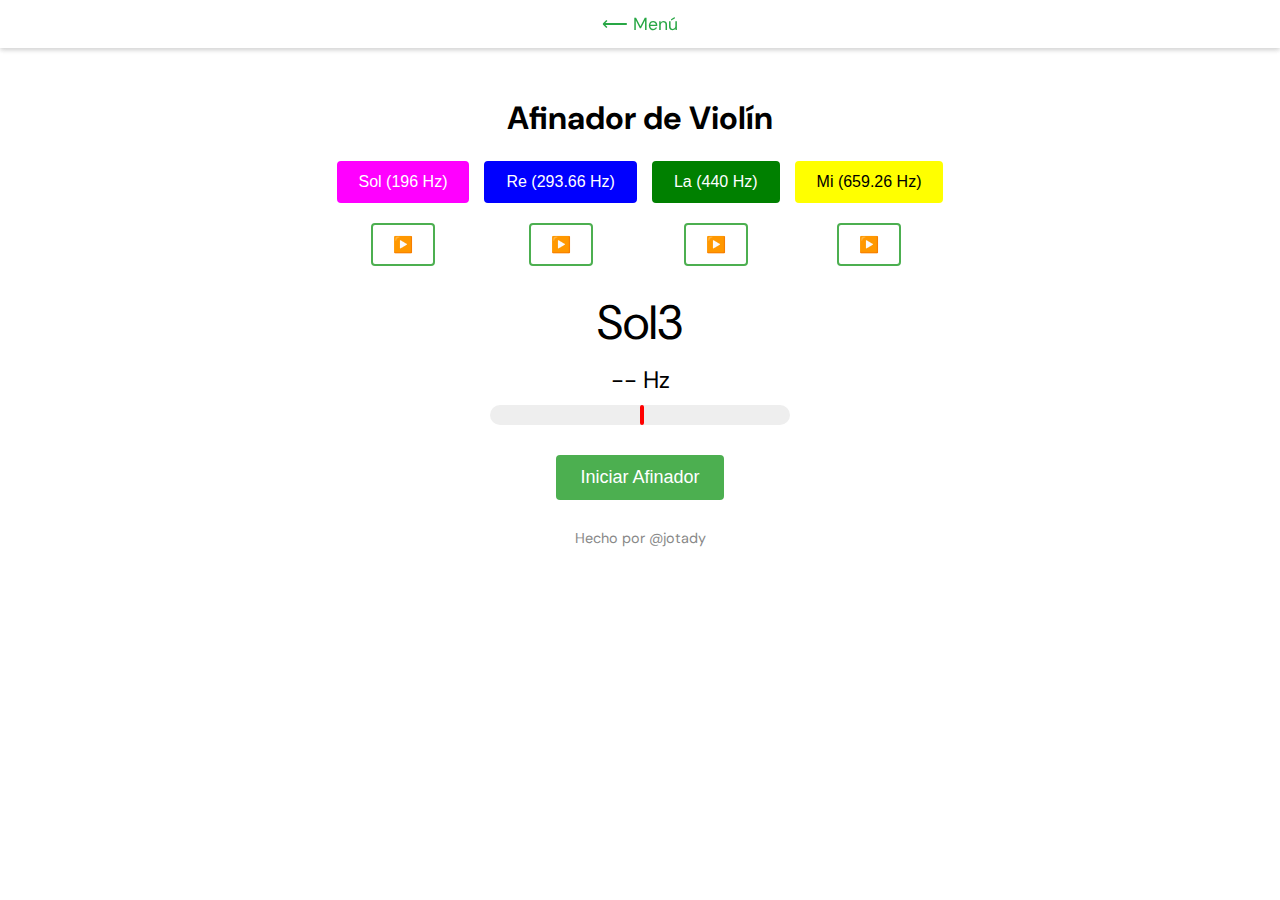
<file: afinador.html>
<!DOCTYPE html>
<html lang="en" >
<head>
  <meta charset="UTF-8">
  <title>Afinador</title>
  

</head>
<body>
<header class="nav-menu"><a href="index.html">⟵ Menú</a></header>
<!-- partial:index.partial.html -->
<!DOCTYPE html>
<html lang='es'>
<head>
  <meta charset='UTF-8'>
  <title>Afinador de Violín</title>
  <link href="https://fonts.googleapis.com/css2?family=DM+Sans:wght@400;700&display=swap" rel="stylesheet">
  <style>
/* Navegación fija */
.nav-menu {
  position: fixed;
  top: 0;
  left: 0;
  width: 100%;
  background: white;
  padding: 0.8em 0;
  box-shadow: 0 2px 5px rgba(0,0,0,0.1);
  text-align: center;
  z-index: 1000;
}
body {
  padding-top: 3.5em;
}
.nav-menu a {
  font-family: 'DM Sans', sans-serif;
  font-size: 1.1em;
  color: #28a745;
  text-decoration: none;
}

    body { font-family: 'DM Sans', sans-serif; text-align: center; margin: 20px; }
    #note { font-size: 48px; margin: 10px; }
    #freq { font-size: 24px; }
    #stringButtons { margin: 20px 0; display: flex; justify-content: center; gap: 15px; }
    .string-container { display: flex; flex-direction: column; align-items: center; }
    .string-btn { margin: 0 0 15px; padding: 10px 20px; font-size: 16px; border: 2px solid; border-radius: 4px; cursor: pointer; }
    .string-btn[data-freq='196.00'] { background: fuchsia; border-color: fuchsia; color: white; }
    .string-btn[data-freq='293.66'] { background: blue; border-color: blue; color: white; }
    .string-btn[data-freq='440.00'] { background: green; border-color: green; color: white; }
    .string-btn[data-freq='659.26'] { background: yellow; border-color: yellow; color: black; }
    .play-btn { margin: 5px 0; padding: 10px 20px; font-size: 16px; border: 2px solid #4CAF50; border-radius: 4px; background: #fff; color: #4CAF50; cursor: pointer; }
    .play-btn:hover { background: #4CAF50; color: #fff; }
    #detune { height: 20px; width: 300px; background: #eee; margin: 10px auto; position: relative; border-radius: 10px; }
    #detune > div { height: 100%; width: 4px; background: #f00; position: absolute; left: 50%; border-radius: 2px; }
    button#startButton { margin-top: 20px; padding: 12px 24px; font-size: 18px; background-color: #4CAF50; color: #fff; border: none; border-radius: 4px; cursor: pointer; }
  

footer {
  margin-top: 2em;
  font-size: 0.9em;
  color: #888;
}
</style>
</head>
<body>
<header class="nav-menu"><a href="index.html">⟵ Menú</a></header>
  <h1>Afinador de Violín</h1>
  <div id='stringButtons'>
    <div class='string-container'>
      <button class='string-btn active' data-freq='196.00'>Sol (196 Hz)</button>
      <button class='play-btn' data-freq='196.00'>▶️</button>
    </div>
    <div class='string-container'>
      <button class='string-btn' data-freq='293.66'>Re (293.66 Hz)</button>
      <button class='play-btn' data-freq='293.66'>▶️</button>
    </div>
    <div class='string-container'>
      <button class='string-btn' data-freq='440.00'>La (440 Hz)</button>
      <button class='play-btn' data-freq='440.00'>▶️</button>
    </div>
    <div class='string-container'>
      <button class='string-btn' data-freq='659.26'>Mi (659.26 Hz)</button>
      <button class='play-btn' data-freq='659.26'>▶️</button>
    </div>
  </div>
  <div id='note'>Sol3</div>
  <div id='freq'>-- Hz</div>
  <div id='detune'><div></div></div>
  <button id='startButton'>Iniciar Afinador</button>
  <script>
    const AudioContext = window.AudioContext || window.webkitAudioContext;
    let audioContext = null;
    let analyser = null;
    let bufferLength = 0;
    let isTuning = false;
    let playContext = null;
    const stringFreqs = {
      '196.00': 'Sol3',
      '293.66': 'Re4',
      '440.00': 'La4',
      '659.26': 'Mi5'
    };
    let targetFreqStr = document.querySelector('.string-btn.active').dataset.freq;
    let targetFreq = parseFloat(targetFreqStr);
    const noteElem = document.getElementById('note');
    const freqElem = document.getElementById('freq');
    const detuneElem = document.querySelector('#detune div');
    const startButton = document.getElementById('startButton');

    // Selección de cuerdas
    const stringButtons = document.querySelectorAll('.string-btn');
    stringButtons.forEach(btn => {
      btn.addEventListener('click', () => {
        stringButtons.forEach(b => b.classList.remove('active'));
        btn.classList.add('active');
        targetFreqStr = btn.dataset.freq;
        targetFreq = parseFloat(targetFreqStr);
        noteElem.textContent = stringFreqs[targetFreqStr];
      });
    });

    // Botones de reproducción
    const playButtons = document.querySelectorAll('.play-btn');
    playButtons.forEach(btn => {
      btn.addEventListener('click', () => {
        const freq = parseFloat(btn.dataset.freq);
        if (!playContext) playContext = new AudioContext();
        const osc = playContext.createOscillator();
        const gain = playContext.createGain();
        osc.type = 'sine';
        osc.frequency.value = freq;
        osc.connect(gain);
        gain.connect(playContext.destination);
        gain.gain.setValueAtTime(1, playContext.currentTime);
        osc.start();
        gain.gain.exponentialRampToValueAtTime(0.001, playContext.currentTime + 3);
        osc.stop(playContext.currentTime + 3);
      });
    });

    // Iniciar / Detener afinador
    startButton.addEventListener('click', () => {
      if (!audioContext) {
        initAudio();
      } else if (!isTuning) {
        audioContext.resume();
        isTuning = true;
        startButton.textContent = 'Detener Afinador';
        updatePitch();
      } else {
        audioContext.suspend();
        isTuning = false;
        startButton.textContent = 'Iniciar Afinador';
      }
    });

    function initAudio() {
      navigator.mediaDevices.getUserMedia({ audio: true })
        .then(stream => {
          audioContext = new AudioContext();
          analyser = audioContext.createAnalyser();
          analyser.fftSize = 2048;
          bufferLength = analyser.fftSize;
          const source = audioContext.createMediaStreamSource(stream);
          source.connect(analyser);
          isTuning = true;
          startButton.textContent = 'Detener Afinador';
          updatePitch();
        })
        .catch(err => { alert('Error al acceder al micrófono: ' + err); });
    }

    function updatePitch() {
      if (!analyser) {
        if (isTuning) requestAnimationFrame(updatePitch);
        return;
      }
      const buf = new Float32Array(bufferLength);
      analyser.getFloatTimeDomainData(buf);
      const pitch = autoCorrelate(buf, audioContext.sampleRate);
      if (pitch !== -1) {
        freqElem.textContent = pitch.toFixed(2) + ' Hz';
        const cents = 1200 * Math.log2(pitch / targetFreq);
        detuneElem.style.left = (50 + cents / 50) + '%';
      } else {
        freqElem.textContent = '-- Hz';
        detuneElem.style.left = '50%';
      }
      if (isTuning) requestAnimationFrame(updatePitch);
    }

    function autoCorrelate(buf, sampleRate) {
      let SIZE = buf.length;
      let MAX_SAMPLES = Math.floor(SIZE / 2);
      let bestOffset = -1;
      let bestCorrelation = 0;
      let rms = 0;
      for (let i = 0; i < SIZE; i++) rms += buf[i] * buf[i];
      rms = Math.sqrt(rms / SIZE);
      if (rms < 0.01) return -1;
      let lastCorrelation = 1;
      for (let offset = 0; offset < MAX_SAMPLES; offset++) {
        let correlation = 0;
        for (let i = 0; i < MAX_SAMPLES; i++) correlation += Math.abs(buf[i] - buf[i + offset]);
        correlation = 1 - (correlation / MAX_SAMPLES);
        if (correlation > 0.9 && correlation > lastCorrelation) {
          bestCorrelation = correlation;
          bestOffset = offset;
        }
        lastCorrelation = correlation;
      }
      return (bestCorrelation > 0.01 && bestOffset > 0) ? sampleRate / bestOffset : -1;
    }
  </script>
<footer>Hecho por @jotady</footer>
</body>
</html>
<!-- partial -->
  
</body>
</html>
</file>
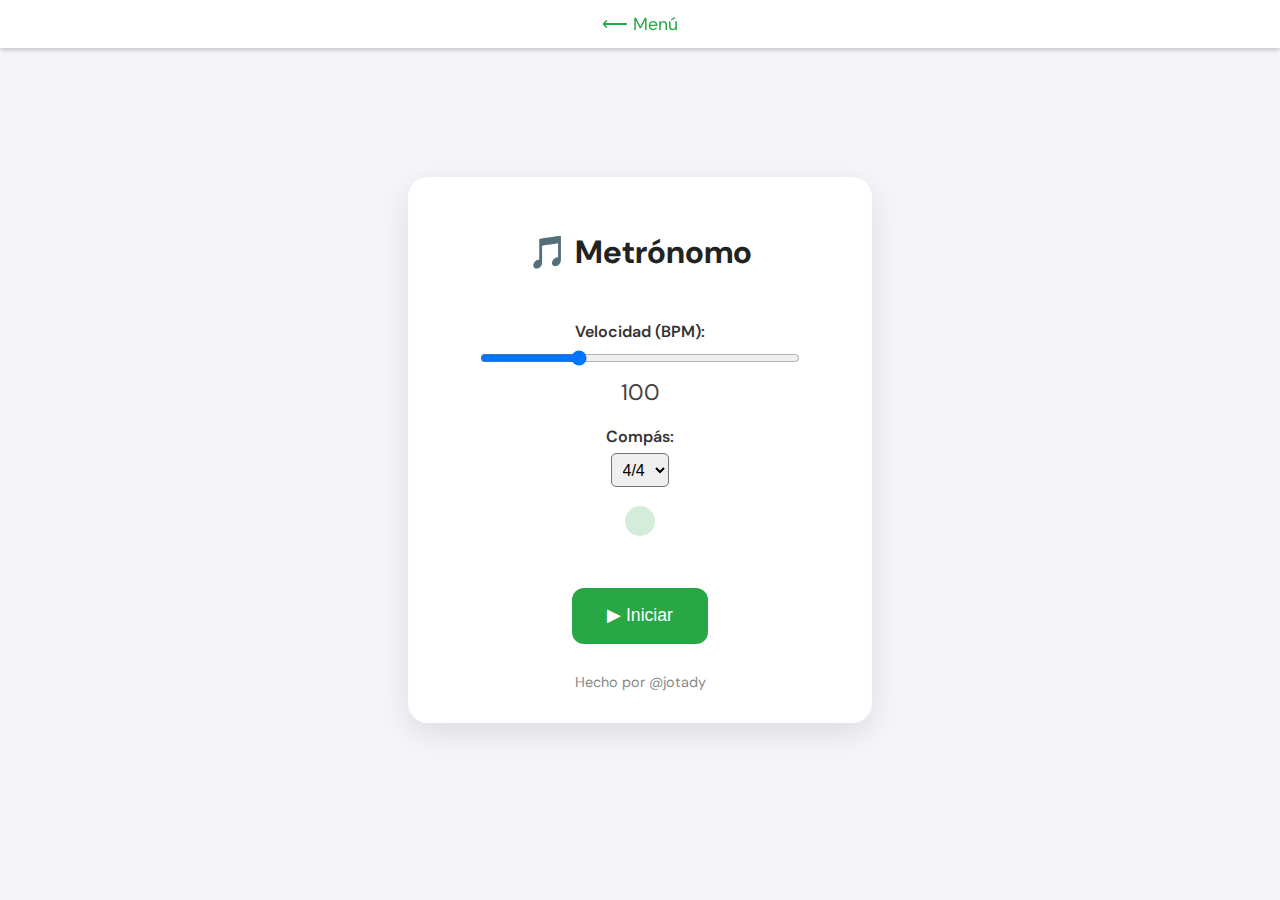
<file: metronomo.html>
<!DOCTYPE html>
<html lang="en" >
<head>
  <meta charset="UTF-8">
  <title>Metrónomo</title>
  

</head>
<body>
<header class="nav-menu"><a href="index.html">⟵ Menú</a></header>
<!-- partial:index.partial.html -->
<html lang="es">
<head>
  <meta charset="UTF-8" />
  <meta name="viewport" content="width=device-width, initial-scale=1.0"/>
  <title>Metrónomo con Acento - Web Audio API</title>
  <link href="https://fonts.googleapis.com/css2?family=DM+Sans&display=swap" rel="stylesheet"/>
  <style>
/* Navegación fija */
.nav-menu {
  position: fixed;
  top: 0;
  left: 0;
  width: 100%;
  background: white;
  padding: 0.8em 0;
  box-shadow: 0 2px 5px rgba(0,0,0,0.1);
  text-align: center;
  z-index: 1000;
}
body {
  padding-top: 3.5em;
}
.nav-menu a {
  font-family: 'DM Sans', sans-serif;
  font-size: 1.1em;
  color: #28a745;
  text-decoration: none;
}

    body { font-family: 'DM Sans', sans-serif; background-color: #f4f4f9; margin: 0; padding: 0;
      display: flex; justify-content: center; align-items: center; height: 100vh; }
    .container { text-align: center; background: white; padding: 2em; border-radius: 20px;
      box-shadow: 0 10px 30px rgba(0,0,0,0.1); width: 90%; max-width: 400px; }
    h1 { margin-bottom: 1.5em; font-size: 2rem; color: #222; }
    .bpm-controls, .compas { margin: 1.2em 0; }
    label { display: block; margin-bottom: .4em; font-weight:600; color:#333; }
    input[type=range] { width: 80%; }
    #bpmValue { display:block; font-size:1.4em; margin-top:.3em; color:#444; }
    select { padding:.4em; font-size:1em; border-radius:5px; }
    button { background-color:#28a745; color:white; padding:1em 2em; border:none;
      border-radius:12px; font-size:1.1em; cursor:pointer; margin-top:2em; }
    button:hover { background-color:#218838; }
    .visualizer { width:30px; height:30px; background-color:#28a745; border-radius:50%;
      margin:1em auto; opacity:.2; transition: transform .1s ease, opacity .1s ease; }
    .pulse { transform: scale(1.4); opacity:1; }
    footer { margin-top:2em; font-size:.9em; color:#888; }
  </style>
</head>
<body>
<header class="nav-menu"><a href="index.html">⟵ Menú</a></header>
<div class="container">
  <h1>🎵 Metrónomo</h1>
  <div class="bpm-controls">
    <label for="bpm">Velocidad (BPM):</label>
    <input type="range" id="bpm" min="40" max="240" value="100"/>
    <span id="bpmValue">100</span>
  </div>
  <div class="compas">
    <label for="beat">Compás:</label>
    <select id="beat">
      <option value="2">2/4</option>
      <option value="3">3/4</option>
      <option value="4" selected>4/4</option>
      <option value="6">6/8</option>
    </select>
  </div>
  <div class="visualizer" id="pulseCircle"></div>
  <button id="toggleButton">▶ Iniciar</button>
  <footer>Hecho por @jotady</footer>
</div>
<script>
  const audioCtx = new (window.AudioContext || window.webkitAudioContext)();
  let bpm = 100, beatsPerMeasure = 4, isPlaying = false, interval, currentBeat = 0;
  const bpmInput = document.getElementById('bpm');
  const bpmValue = document.getElementById('bpmValue');
  const toggleButton = document.getElementById('toggleButton');
  const beatSelect = document.getElementById('beat');
  const pulseCircle = document.getElementById('pulseCircle');

  bpmInput.addEventListener('input', () => {
    bpm = +bpmInput.value;
    bpmValue.textContent = bpm;
    if(isPlaying){ clearInterval(interval); startMetronome(); }
  });
  beatSelect.addEventListener('change', () => {
    beatsPerMeasure = +beatSelect.value; currentBeat = 0;
  });
  toggleButton.addEventListener('click', () => {
    if(!isPlaying){ audioCtx.resume(); startMetronome(); toggleButton.textContent='⏸ Detener'; }
    else { clearInterval(interval); toggleButton.textContent='▶ Iniciar'; }
    isPlaying = !isPlaying;
  });

  function playClick(isAccent){
    const osc = audioCtx.createOscillator();
    const gain = audioCtx.createGain();
    osc.frequency.value = isAccent ? 1000 : 800;
    osc.connect(gain); gain.connect(audioCtx.destination);
    gain.gain.setValueAtTime(1, audioCtx.currentTime);
    gain.gain.exponentialRampToValueAtTime(0.001, audioCtx.currentTime + 0.1);
    osc.start(); osc.stop(audioCtx.currentTime + 0.1);
  }

  function startMetronome(){
    const intervalTime = 60000 / bpm;
    currentBeat = 0;
    interval = setInterval(()=>{
      currentBeat = (currentBeat % beatsPerMeasure) + 1;
      playClick(currentBeat === 1);
      pulseCircle.classList.add('pulse');
      setTimeout(()=> pulseCircle.classList.remove('pulse'), 100);
    }, intervalTime);
  }
</script>
</body>
</html>
<!-- partial -->
  
</body>
</html>
</file>
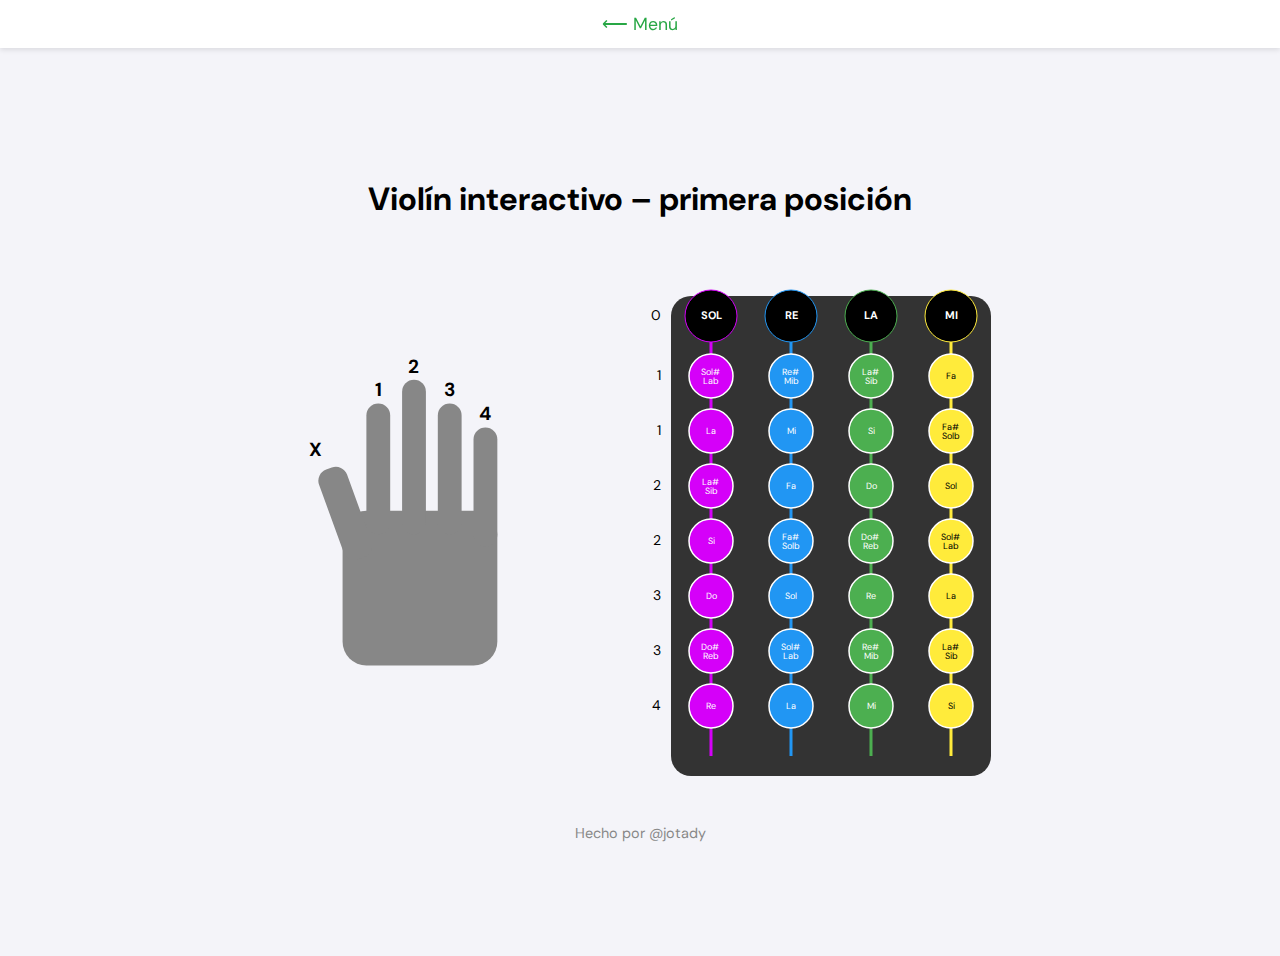
<file: notas.html>
<!DOCTYPE html>
<html lang="es">
<head>
  <meta charset="UTF-8">
  <title>Violín interactivo – primera posición</title>
  <link rel="stylesheet" href="./style.css">
  <style>
    /* Navegación fija */
    .nav-menu {
      position: fixed;
      top: 0;
      left: 0;
      width: 100%;
      background: white;
      padding: 0.8em 0;
      box-shadow: 0 2px 5px rgba(0,0,0,0.1);
      text-align: center;
      z-index: 1000;
    }
    body {
      padding-top: 3.5em;
      margin: 0;
      font-family: 'DM Sans', sans-serif;
      background-color: #f4f4f9;
    }
    .nav-menu a {
      font-family: 'DM Sans', sans-serif;
      font-size: 1.1em;
      color: #28a745;
      text-decoration: none;
    }
    /* Footer idéntico a metrónomo y afinador */
    footer {
      margin-top: 2em;
      font-size: .9em;
      color: #888;
      text-align: center;
    }
  </style>
</head>
<body>
  <header class="nav-menu">
    <a href="index.html">⟵ Menú</a>
  </header>
  <!-- IMPORTAR TIPOGRAFÍA -->
  <link href="https://fonts.googleapis.com/css2?family=DM+Sans:wght@400;700&display=swap" rel="stylesheet"/>
  <h1>Violín interactivo – primera posición</h1>
  <div id="layout">
    <!-- ——— Mano guía SVG ——— -->
    <svg id="hand" width="210" viewBox="0 0 210 320" xmlns="http://www.w3.org/2000/svg">
      <!-- Palma ancha -->
      <rect x="45" y="130" width="130" height="130" rx="20" fill="#878787" />
      <!-- Dedos -->
      <rect x="65"  y="40"  width="20" height="110" rx="10" fill="#878787" />
      <rect x="95"  y="20"  width="20" height="130" rx="10" fill="#878787" />
      <rect x="125" y="40"  width="20" height="110" rx="10" fill="#878787" />
      <rect x="155" y="60"  width="20" height="100"  rx="10" fill="#878787" />
      <!-- Pulgar -->
      <rect x="15" y="100" width="25" height="80" rx="10" fill="#878787" transform="rotate(-20 15 80)"/>
      <!-- Etiquetas dedos -->
      <text class="hand-label" x="75"  y="30">1</text>
      <text class="hand-label" x="105" y="10">2</text>
      <text class="hand-label" x="135" y="30">3</text>
      <text class="hand-label" x="165" y="50">4</text>
      <text class="hand-label" x="22"  y="80">X</text>
    </svg>
    <!-- ——— Diapasón (SVG vacío, lo pintamos por JS) ——— -->
    <svg id="fingerboard" width="420" height="560" viewBox="0 0 420 560"></svg>
  </div>
  <script src="./script.js"></script>
  <footer>Hecho por @jotady</footer>
</body>
</html>
</file>
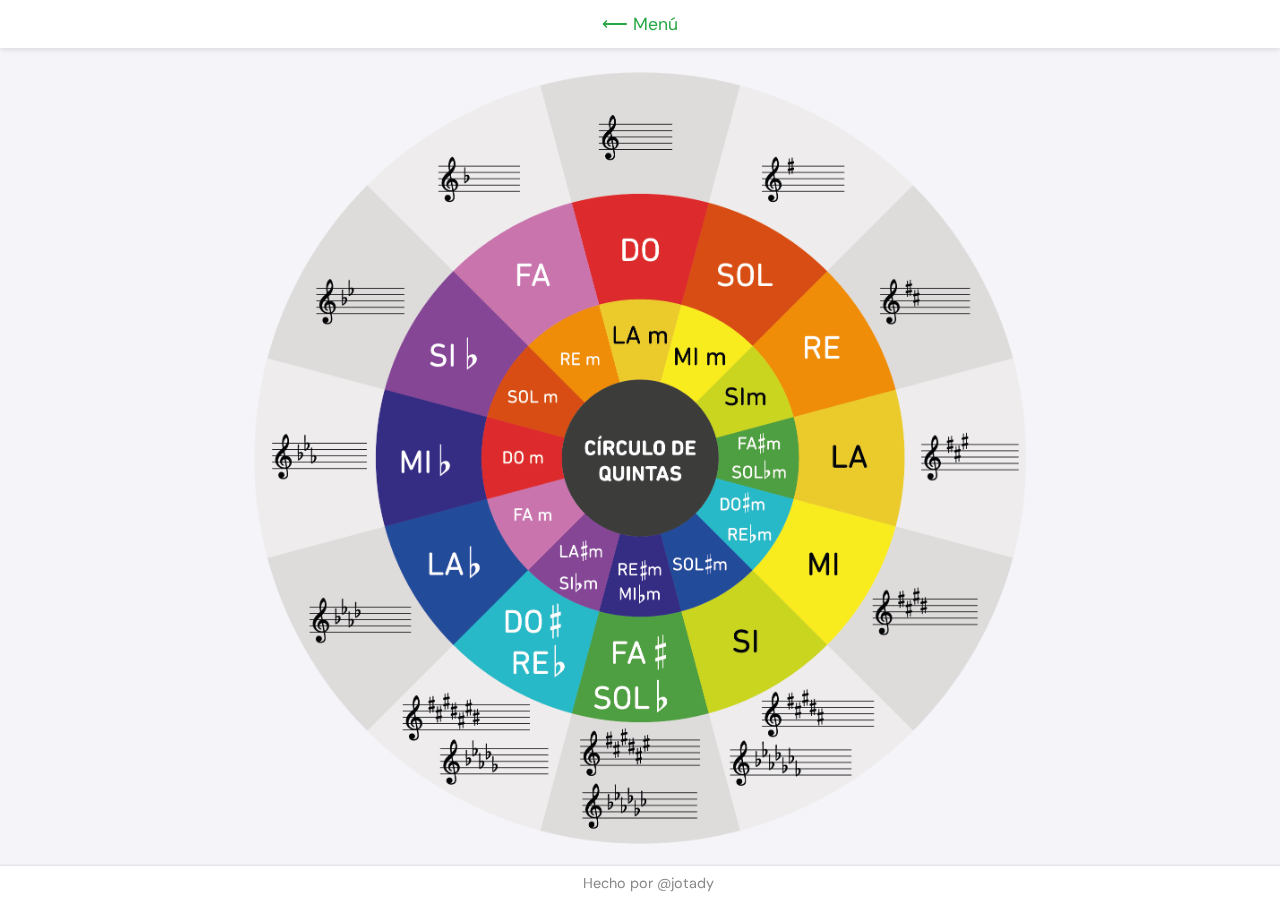
<file: quintas.html>
<!DOCTYPE html>
<html lang="es">
<head>
  <meta charset="UTF-8">
  <meta name="viewport" content="width=device-width, initial-scale=1.0">
  <title>Círculo de Quintas</title>
  <link href="https://fonts.googleapis.com/css2?family=DM+Sans:wght@400;700&display=swap" rel="stylesheet">
  <style>
    html, body {
      height: 100%;
      margin: 0;
      font-family: 'DM Sans', sans-serif;
      background-color: #f4f4f9;
      display: flex;
      flex-direction: column;
    }
    .nav-menu {
      position: fixed;
      top: 0;
      left: 0;
      width: 100%;
      background: white;
      padding: 0.8em 0;
      box-shadow: 0 2px 5px rgba(0,0,0,0.1);
      text-align: center;
      z-index: 1000;
    }
    body > main {
      flex: 1;
      display: flex;
      justify-content: center;
      align-items: center;
      padding: 1rem;
      margin-top: 3.5em; /* espacio para nav */
      margin-bottom: 2.5em; /* espacio para footer */
      min-height: 0; /* permite que flex shrink funcione */
    }
    main img {
      max-width: 100%;
      max-height: 100%;
      object-fit: contain;
    }
    footer {
      position: fixed;
      bottom: 0;
      left: 0;
      width: 100%;
      padding: 0.5rem;
      text-align: center;
      font-size: 0.9em;
      color: #888;
      background: white;
      box-shadow: 0 -1px 2px rgba(0,0,0,0.1);
    }
    .nav-menu a {
      font-size: 1.1em;
      color: #28a745;
      text-decoration: none;
    }
  </style>
</head>
<body>
  <header class="nav-menu">
    <a href="index.html">⟵ Menú</a>
  </header>
  <main>
    <img src="Recurso 11circulo.png" alt="Círculo de Quintas">
  </main>
  <footer>Hecho por @jotady</footer>
</body>
</html>
</file>
<file: style.css>
@import url('https://fonts.googleapis.com/css2?family=DM+Sans:wght@400;700&display=swap');

body {
  margin: 0;
  min-height: 100vh;
  display: flex;
  flex-direction: column;
  align-items: center;
  justify-content: center;
  background: #fff;    /* Fondo blanco */
  color: #000;         /* Texto negro */
  font-family: 'DM Sans', sans-serif;
}
h1 {
  margin: .5rem 0 1rem;
  font-weight: 700;
}

/* Layout mano + diapasón */
#layout {
  display: flex;
  gap: 2rem;
  align-items: flex-start;  /* Alinea arriba */
  justify-content: center;
}

/* Alinear la mano al tope del mástil (rect y y=60) */
#hand {
  flex-shrink: 0;
  width: 250px;
  margin-top: 120px;
}
.hand-label {
  font-size: 16px;
  fill: #000;
  font-weight: 700;
  text-anchor: middle;
  dominant-baseline: middle;
  pointer-events: none;
}

/* Diapasón y sus elementos */
#fingerboard { touch-action: manipulation; }
.string       { stroke-width: 3; cursor: pointer; }
.note         {
  stroke: #fff;         /* contorno blanco */
  stroke-width: 1.5;
  cursor: pointer;
}
.note:hover   { transform: none; }
.label {
  font-size: 9px;
  fill: #fff;
  text-anchor: middle;         /* centro horizontal */
  dominant-baseline: central;  /* centro vertical real */
  pointer-events: none;
}

.label-e { fill: #000; }

/* Círculo de cuerda al aire */
.open-circle {
-  fill: #333;
-  stroke: #fff;
-  stroke-width: 4;
+  fill: #333;
+  stroke-width: 4;  /* el color viene ahora inline desde JS */
}

.open-label {
  font-size: 11px;
  font-weight: 700;
  fill: #fff;
  text-anchor: middle;
  dominant-baseline: middle;
  pointer-events: none;
}

/* Números de dedo en el mástil */
.finger-num {
  font-size: 14px;
  fill: #000;
  text-anchor: end;
  dominant-baseline: middle;
  pointer-events: none;
}

/* Líneas guía en blanco */
.guide {
  fill: #fff;
  opacity: 1;
}
</file>
